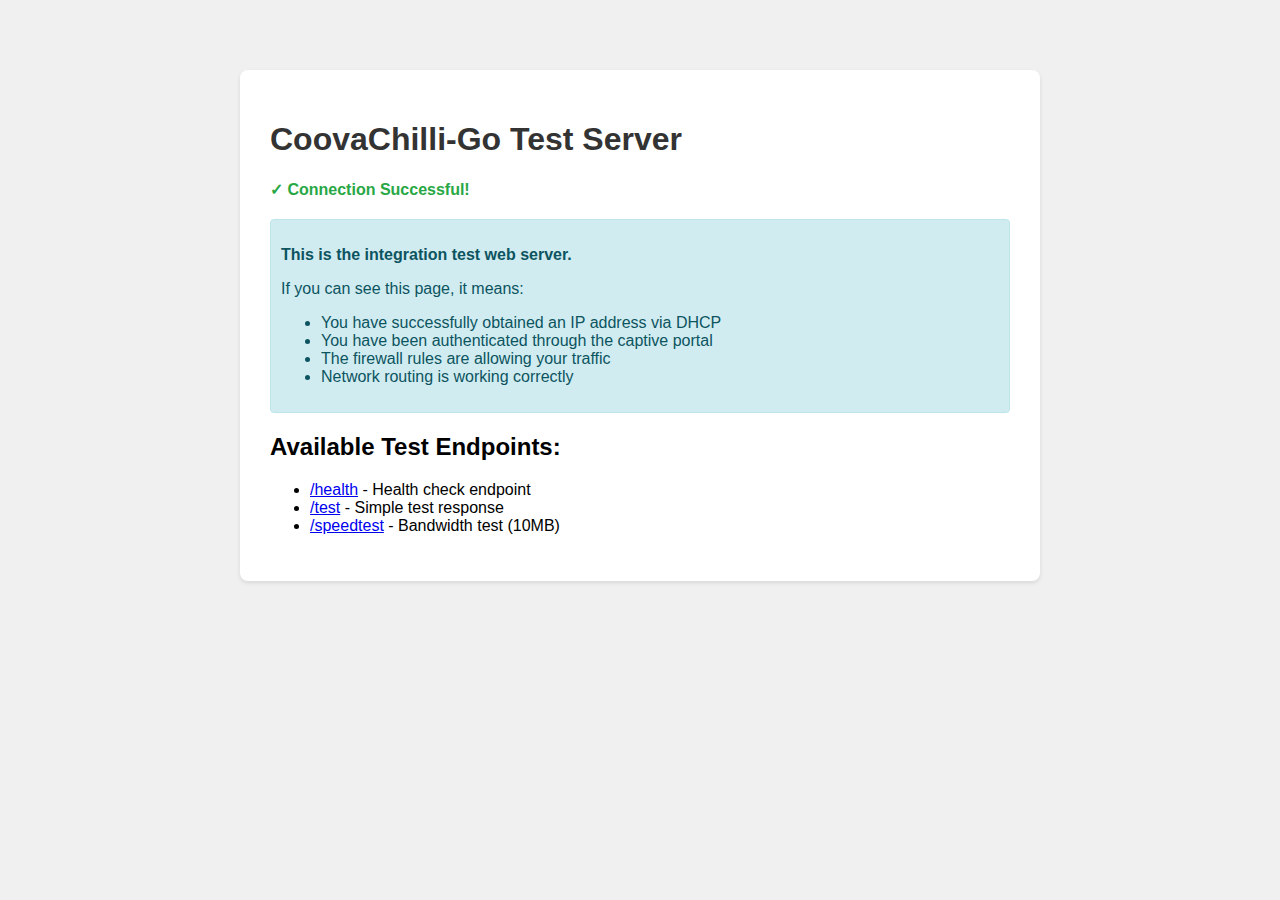
<file: coovachilli-go/test/integration/www/index.html>
<!DOCTYPE html>
<html lang="en">
<head>
    <meta charset="UTF-8">
    <meta name="viewport" content="width=device-width, initial-scale=1.0">
    <title>CoovaChilli-Go Test Server</title>
    <style>
        body {
            font-family: Arial, sans-serif;
            max-width: 800px;
            margin: 50px auto;
            padding: 20px;
            background-color: #f0f0f0;
        }
        .container {
            background-color: white;
            padding: 30px;
            border-radius: 8px;
            box-shadow: 0 2px 4px rgba(0,0,0,0.1);
        }
        h1 {
            color: #333;
        }
        .success {
            color: #28a745;
            font-weight: bold;
        }
        .info {
            background-color: #d1ecf1;
            border: 1px solid #bee5eb;
            color: #0c5460;
            padding: 10px;
            border-radius: 4px;
            margin: 20px 0;
        }
    </style>
</head>
<body>
    <div class="container">
        <h1>CoovaChilli-Go Test Server</h1>
        <p class="success">✓ Connection Successful!</p>
        <div class="info">
            <p><strong>This is the integration test web server.</strong></p>
            <p>If you can see this page, it means:</p>
            <ul>
                <li>You have successfully obtained an IP address via DHCP</li>
                <li>You have been authenticated through the captive portal</li>
                <li>The firewall rules are allowing your traffic</li>
                <li>Network routing is working correctly</li>
            </ul>
        </div>
        <h2>Available Test Endpoints:</h2>
        <ul>
            <li><a href="/health">/health</a> - Health check endpoint</li>
            <li><a href="/test">/test</a> - Simple test response</li>
            <li><a href="/speedtest">/speedtest</a> - Bandwidth test (10MB)</li>
        </ul>
    </div>
</body>
</html>
</file>
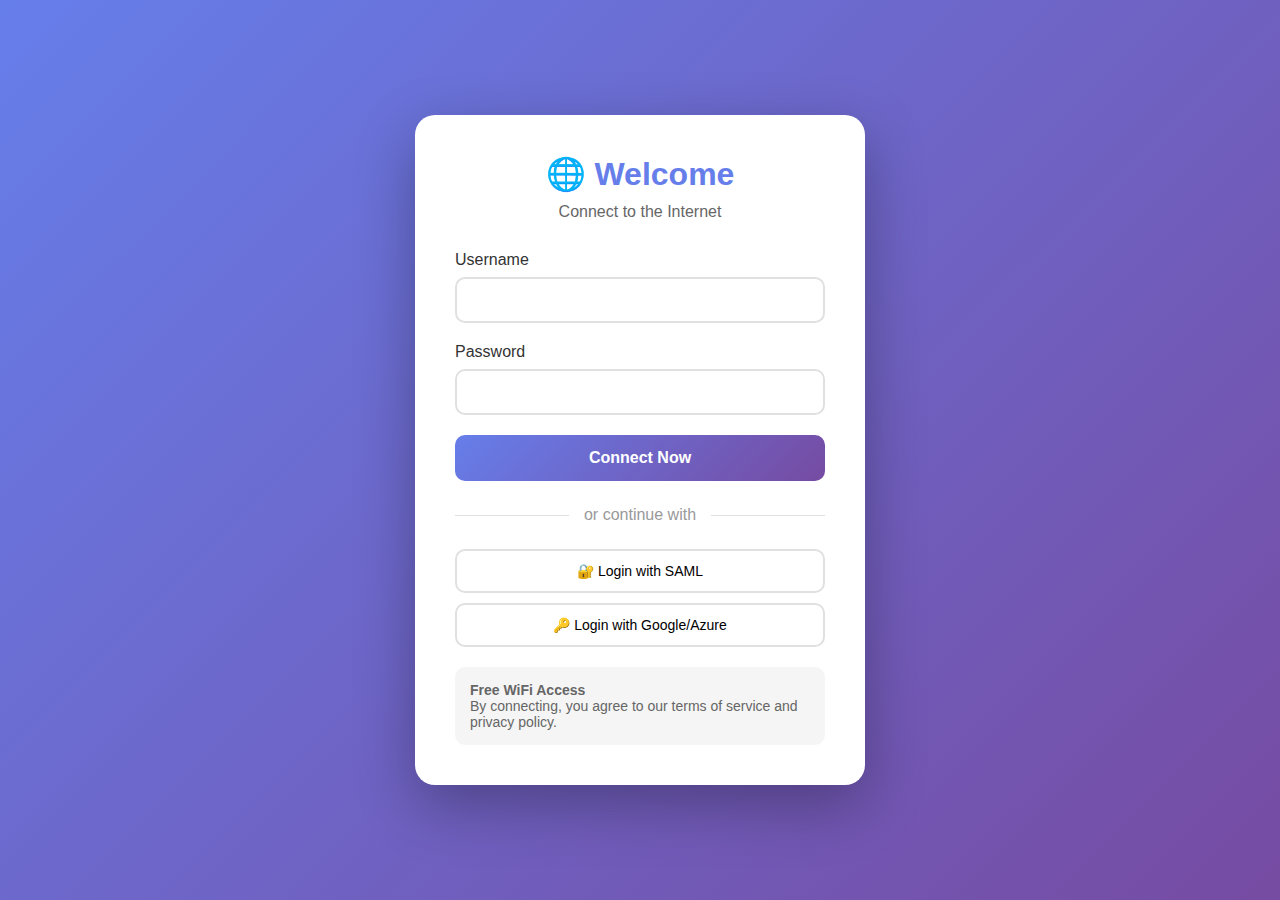
<file: coovachilli-go/www/templates/portal.html>
<!DOCTYPE html>
<html lang="en">
<head>
    <meta charset="UTF-8">
    <meta name="viewport" content="width=device-width, initial-scale=1.0">
    <title>Welcome - WiFi Portal</title>
    <style>
        * {
            margin: 0;
            padding: 0;
            box-sizing: border-box;
        }
        body {
            font-family: -apple-system, BlinkMacSystemFont, 'Segoe UI', Roboto, 'Helvetica Neue', Arial, sans-serif;
            background: linear-gradient(135deg, #667eea 0%, #764ba2 100%);
            min-height: 100vh;
            display: flex;
            justify-content: center;
            align-items: center;
            padding: 20px;
        }
        .container {
            background: white;
            border-radius: 20px;
            box-shadow: 0 20px 60px rgba(0,0,0,0.3);
            max-width: 450px;
            width: 100%;
            padding: 40px;
        }
        .logo {
            text-align: center;
            margin-bottom: 30px;
        }
        .logo h1 {
            color: #667eea;
            font-size: 32px;
            font-weight: 700;
        }
        .logo p {
            color: #666;
            margin-top: 10px;
        }
        .form-group {
            margin-bottom: 20px;
        }
        .form-group label {
            display: block;
            margin-bottom: 8px;
            color: #333;
            font-weight: 500;
        }
        .form-group input {
            width: 100%;
            padding: 12px 15px;
            border: 2px solid #e0e0e0;
            border-radius: 10px;
            font-size: 16px;
            transition: border-color 0.3s;
        }
        .form-group input:focus {
            outline: none;
            border-color: #667eea;
        }
        .btn {
            width: 100%;
            padding: 14px;
            background: linear-gradient(135deg, #667eea 0%, #764ba2 100%);
            color: white;
            border: none;
            border-radius: 10px;
            font-size: 16px;
            font-weight: 600;
            cursor: pointer;
            transition: transform 0.2s, box-shadow 0.2s;
        }
        .btn:hover {
            transform: translateY(-2px);
            box-shadow: 0 5px 20px rgba(102, 126, 234, 0.4);
        }
        .btn:active {
            transform: translateY(0);
        }
        .divider {
            text-align: center;
            margin: 25px 0;
            position: relative;
        }
        .divider::before {
            content: '';
            position: absolute;
            top: 50%;
            left: 0;
            right: 0;
            height: 1px;
            background: #e0e0e0;
        }
        .divider span {
            background: white;
            padding: 0 15px;
            position: relative;
            color: #999;
        }
        .social-login {
            display: grid;
            gap: 10px;
        }
        .social-btn {
            padding: 12px;
            border: 2px solid #e0e0e0;
            border-radius: 10px;
            background: white;
            cursor: pointer;
            font-size: 14px;
            font-weight: 500;
            transition: all 0.3s;
            display: flex;
            align-items: center;
            justify-content: center;
            gap: 10px;
        }
        .social-btn:hover {
            border-color: #667eea;
            background: #f8f9ff;
        }
        .info {
            margin-top: 20px;
            padding: 15px;
            background: #f5f5f5;
            border-radius: 10px;
            font-size: 14px;
            color: #666;
        }
        .error {
            background: #fee;
            color: #c33;
            padding: 12px;
            border-radius: 10px;
            margin-bottom: 20px;
            display: none;
        }
        .error.show {
            display: block;
        }
    </style>
</head>
<body>
    <div class="container">
        <div class="logo">
            <h1>🌐 Welcome</h1>
            <p>Connect to the Internet</p>
        </div>

        <div class="error" id="error"></div>

        <form method="POST" action="/login" id="loginForm">
            <div class="form-group">
                <label for="username">Username</label>
                <input type="text" id="username" name="username" required autocomplete="username">
            </div>
            <div class="form-group">
                <label for="password">Password</label>
                <input type="password" id="password" name="password" required autocomplete="current-password">
            </div>
            <button type="submit" class="btn">Connect Now</button>
        </form>

        <div class="divider">
            <span>or continue with</span>
        </div>

        <div class="social-login">
            <button class="social-btn" onclick="loginSSO('saml')">
                🔐 Login with SAML
            </button>
            <button class="social-btn" onclick="loginSSO('oidc')">
                🔑 Login with Google/Azure
            </button>
        </div>

        <div class="info">
            <strong>Free WiFi Access</strong><br>
            By connecting, you agree to our terms of service and privacy policy.
        </div>
    </div>

    <script>
        function loginSSO(provider) {
            window.location.href = '/sso/' + provider + '/login';
        }

        document.getElementById('loginForm').addEventListener('submit', function(e) {
            const username = document.getElementById('username').value;
            const password = document.getElementById('password').value;

            if (!username || !password) {
                e.preventDefault();
                showError('Please enter both username and password');
            }
        });

        function showError(message) {
            const errorDiv = document.getElementById('error');
            errorDiv.textContent = message;
            errorDiv.classList.add('show');
            setTimeout(() => {
                errorDiv.classList.remove('show');
            }, 5000);
        }

        // Show error from URL parameter
        const urlParams = new URLSearchParams(window.location.search);
        if (urlParams.get('error')) {
            showError(decodeURIComponent(urlParams.get('error')));
        }
    </script>
</body>
</html>
</file>
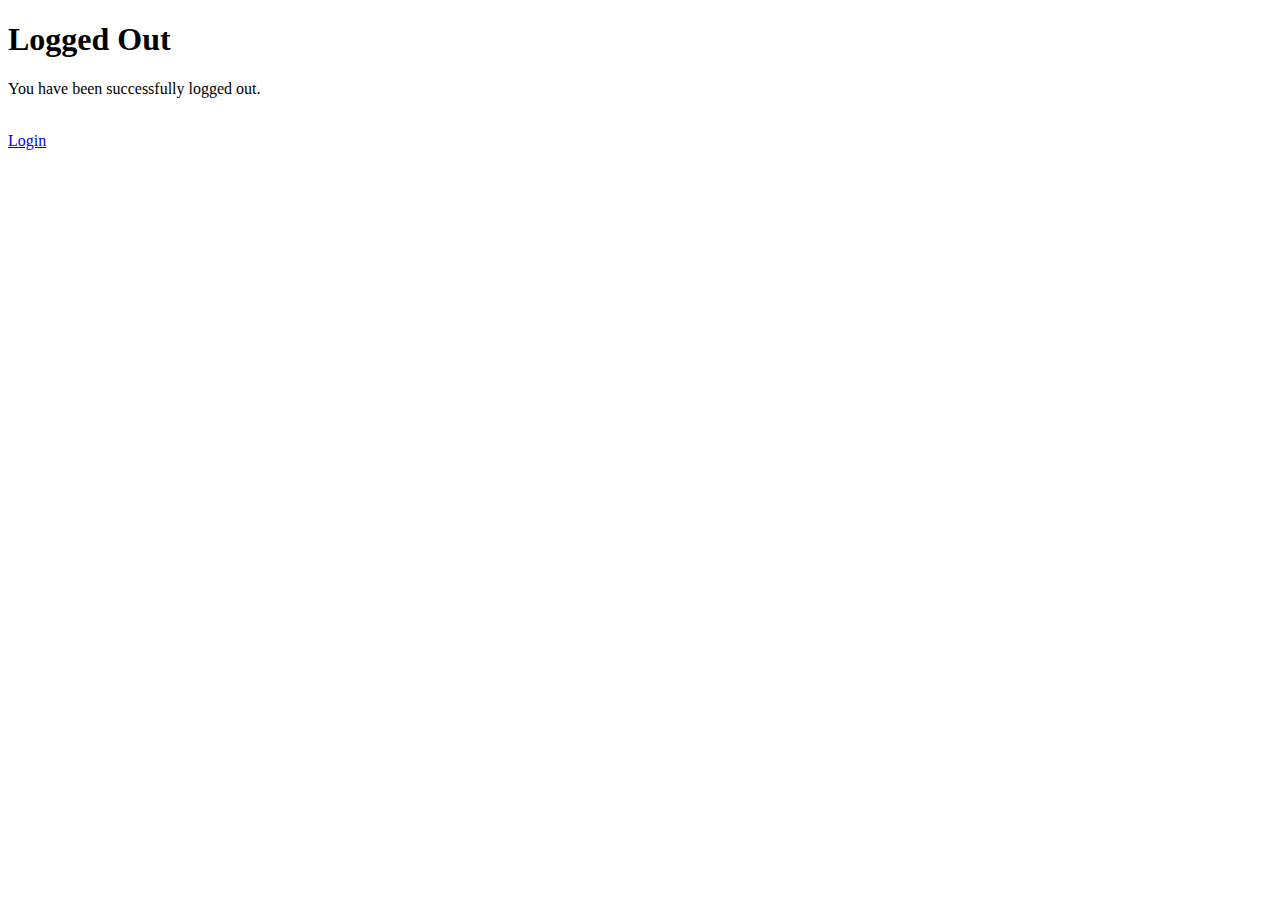
<file: coovachilli-rust/chilli-http/templates/logoff.html>
<!doctype html>
<html>
    <head><title>Logged Out</title></head>
    <body>
        <h1>Logged Out</h1>
        <p>You have been successfully logged out.</p>
        <br>
        <a href="/portal">Login</a>
    </body>
</html>
</file>
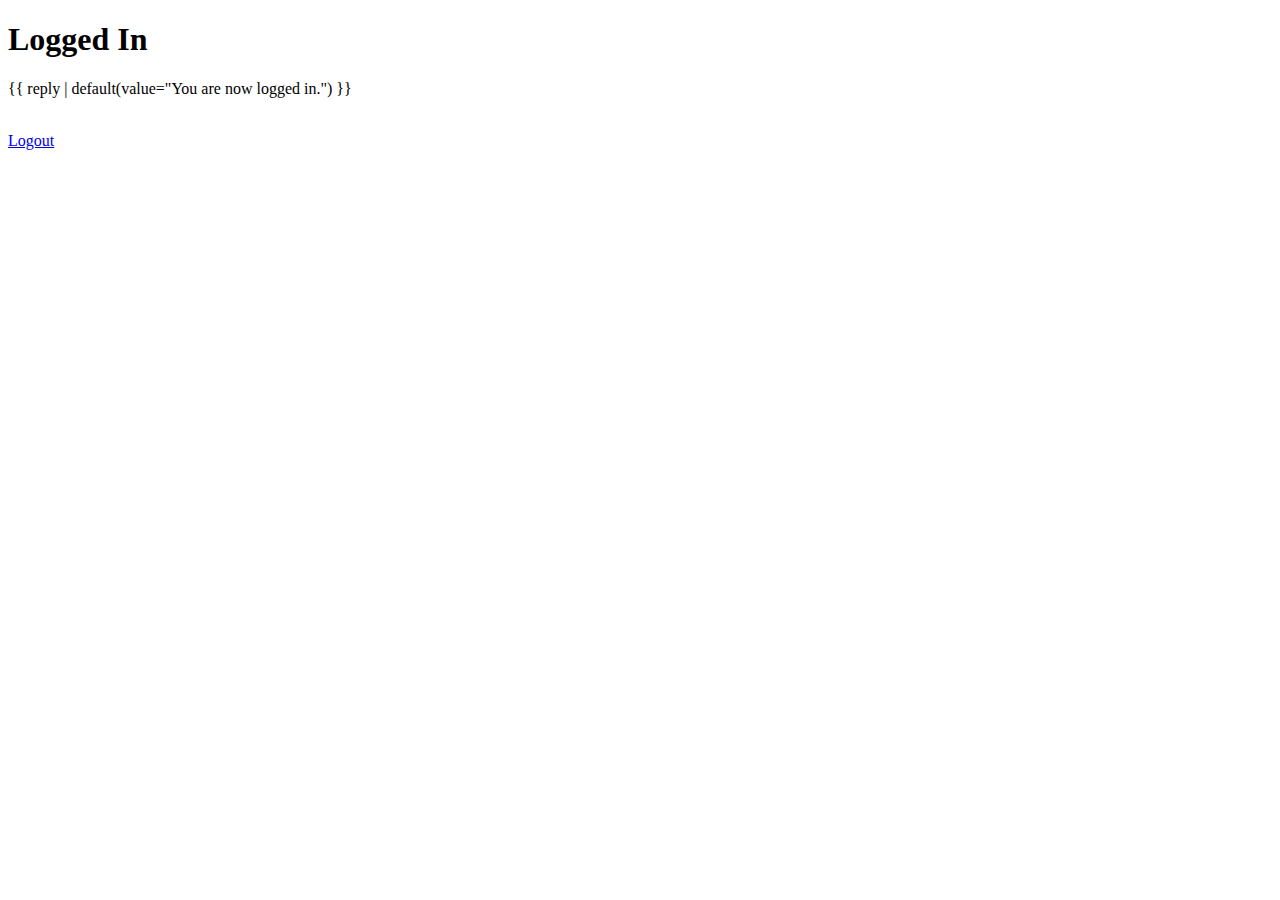
<file: coovachilli-rust/chilli-http/templates/success.html>
<!doctype html>
<html>
    <head><title>Success</title></head>
    <body>
        <h1>Logged In</h1>
        <p>{{ reply | default(value="You are now logged in.") }}</p>
        <br>
        <a href="/logoff">Logout</a>
    </body>
</html>
</file>
